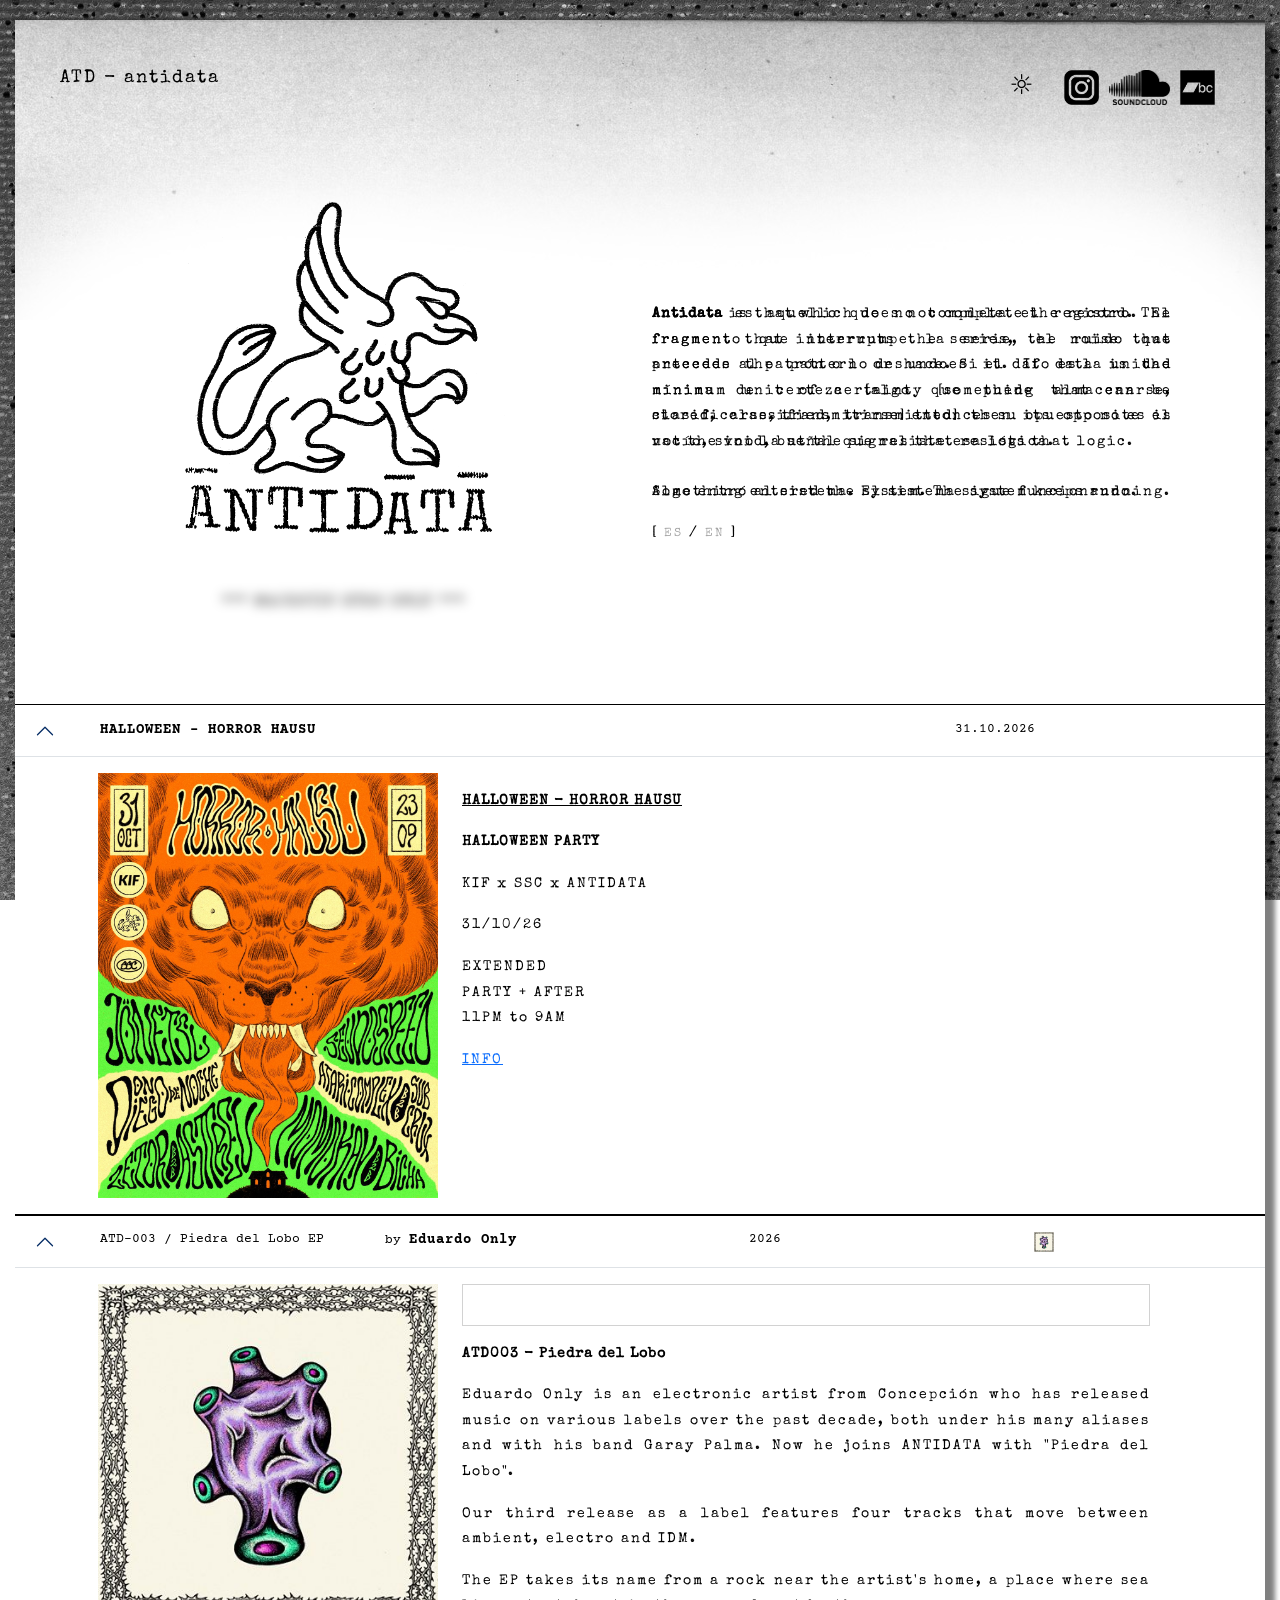
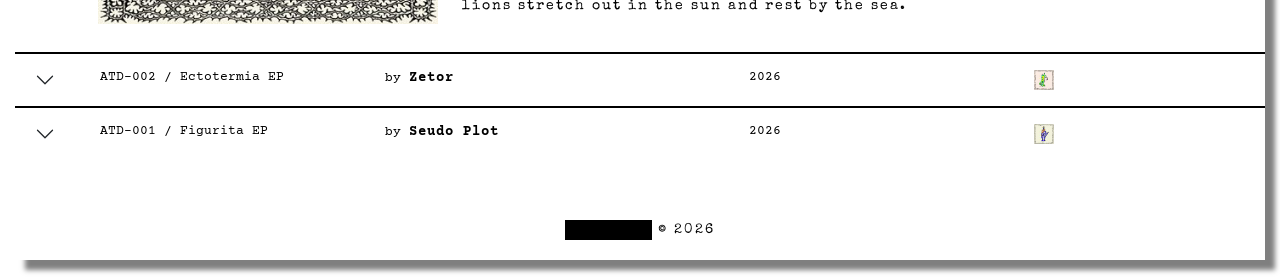
<file: index.html>
<!DOCTYPE html>
<html lang="es">
<head>
    <meta charset="UTF-8">
    <meta http-equiv="X-UA-Compatible" content="IE=edge">
    <meta name="viewport" content="width=device-width, initial-scale=1.0">
    <link rel="preconnect" href="https://fonts.googleapis.com">
    <link rel="preconnect" href="https://fonts.gstatic.com" crossorigin>
    <link href="https://fonts.googleapis.com/css2?family=Courier+Prime:ital,wght@0,400;0,700;1,400;1,700&display=swap" rel="stylesheet">
    <link href="https://fonts.googleapis.com/css2?family=Special+Elite&display=swap" rel="stylesheet"> 
    <link href="https://cdn.jsdelivr.net/npm/bootstrap@5.2.2/dist/css/bootstrap.min.css" rel="stylesheet" integrity="sha384-Zenh87qX5JnK2Jl0vWa8Ck2rdkQ2Bzep5IDxbcnCeuOxjzrPF/et3URy9Bv1WTRi" crossorigin="anonymous">
    <script defer src="https://cdn.jsdelivr.net/npm/bootstrap@5.2.2/dist/js/bootstrap.bundle.min.js" integrity="sha384-OERcA2EqjJCMA+/3y+gxIOqMEjwtxJY7qPCqsdltbNJuaOe923+mo//f6V8Qbsw3" crossorigin="anonymous"></script>
    <link rel="stylesheet" href="style.css">
    <script>
        // Aplica el tema guardado antes de pintar la página (evita parpadeo)
        try {
            const modoGuardado = window.localStorage.getItem('color-mode');
            if (modoGuardado) document.documentElement.setAttribute('data-force-color-mode', modoGuardado);
        } catch (e) {}
    </script>
    <script>
        // Idioma antes de pintar la página (evita parpadeo): el elegido antes con el
        // selector ES / EN o, si no hay, el primero de la lista de idiomas del navegador
        // que sea español o inglés. Si no aparece ninguno de los dos, inglés.
        (function () {
            var lista = navigator.languages && navigator.languages.length ? navigator.languages : [navigator.language || ''];
            var idiomaNavegador = 'en';
            for (var i = 0; i < lista.length; i++) {
                var base = String(lista[i]).toLowerCase().split('-')[0];
                if (base === 'es' || base === 'en') { idiomaNavegador = base; break; }
            }
            var idioma = null;
            try { idioma = window.localStorage.getItem('idioma'); } catch (e) {}
            if (idioma !== 'es' && idioma !== 'en') idioma = idiomaNavegador;
            var html = document.documentElement;
            html.setAttribute('data-idioma-navegador', idiomaNavegador);
            html.setAttribute('lang', idioma);
            if (idioma === 'en') html.classList.add('en-primero');
        })();
    </script>
    <title>antidata</title>
</head>

<body>
    <div class="pagina">
        <div class="contenido">

            <!-- TITULO Y ENLACES -->
            
            <div class="row">
                <div class="cabecera">
                    <span>
                        <h1>ATD - antidata</h1>
                        <span class="icons">
                            <a target="_blank" href="https://antidatalabel.bandcamp.com/"><img class="ico" alt="icono bandcamp" src="./img/bc-ico.png" /></a>
                            <a target="_blank" href="https://soundcloud.com/antidatalabel"><img class="ico" alt="icono soundcloud" src="./img/sc-ico.png" /></a>
                            <a target="_blank" href="https://www.instagram.com/antidata.id/"><img class="ico" alt="icono instagram" src="./img/ig-ico.png" /></a>                                                     
                        </span>
                        <span class="lightswitch">
                            <input type="checkbox" id="toggle-darkmode" />
                            <label for="toggle-darkmode">
                                <span>Toggle Light/Dark Mode</span>
                            </label>
                        </span>  
                    </span>
                </div>

                

            </div>

            <!-- SECCION PRINCIPAL -->

            <div class="row mt-5">

                <!-- COLUMNA #1: LOGO-->

                <div class="col-12 col-xl-6">
                    <img alt="logo antidata" class="logo" src="./img/antidata-logo.png">
                    <p class="centrado blurred">*** MAJESTIC EYES ONLY ***</p>
                </div>

                <!-- COLUMNA #2: TEXTO -->

                <div class="col-12 col-xl-6">
                    <br><br><br><br><br>
                    <div class="manifiesto">
						<div class="manifiesto-texto" lang="es">
							<p class="mt-4 pe-xl-5"><span class="destacado"> Antidata </span>es aquello que no completa el registro. El fragmento que interrumpe la serie, el ruido que antecede al patrón o lo deshace. Si el dato es la unidad mínima de certeza [algo que puede almacenarse, clasificarse, transmitirse] entonces su opuesto no es el vacío, sino la señal que resiste esa lógica. </p>
							<p class="mt-4 pe-xl-5">Algo entró al sistema. El sistema sigue funcionando.</p>
						</div>
						<div class="manifiesto-texto manifiesto-en" lang="en">
							<p class="mt-4 pe-xl-5"><span class="destacado"> Antidata </span>is that which does not complete the record. The fragment that interrupts the series, the noise that precedes the pattern or undoes it. If data is the minimum unit of certainty [something that can be stored, classified, transmitted] then its opposite is not the void, but the signal that resists that logic. </p>
							<p class="mt-4 pe-xl-5">Something entered the system. The system keeps running.</p>
						</div>
					</div>
					<p class="manifiesto-idiomas pe-xl-5">[ <button type="button" class="idioma-es" data-idioma="es" lang="es" aria-label="Ver en español">ES</button> / <button type="button" class="idioma-en" data-idioma="en" lang="en" aria-label="Show in English">EN</button> ]</p>
                </div>
            </div>
        </div>

        <br />

        <!-- ACORDEÓN DE TRACKS Y NOTICIAS -->

        <!-- Las noticias se cargan desde data/news.json (noticias.js). No se escriben aquí:
             se crean, editan y borran desde el admin. -->
        <div class="accordion accordion-flush mt-5 noticias-cargando" id="accordion" data-noticias="data/news.json">
            <noscript>
                <p class="centrado">Las noticias necesitan JavaScript. Escúchanos en <a href="https://antidatalabel.bandcamp.com/">Bandcamp</a>.</p>
                <p class="centrado" lang="en">News require JavaScript. Listen to us on <a href="https://antidatalabel.bandcamp.com/">Bandcamp</a>.</p>
            </noscript>
        </div>

        <!-- FOOTER - TEXTO FINAL -->

        <div class="footer-parent">
            <p class="footer"><span class="redacted">ANTIDATA</span> © 2026</p>
        </div>
        
    </div>
    <script type="text/javascript" src="./noticias.js"></script>
    <script type="text/javascript" src="./index.js"></script>

</body>
</html>
</file>
<file: style.css>
/* Botón Lig h/ Dark Toggle */
#toggle-darkmode {
    display: none;
}
#toggle-darkmode + label > span {
    position: absolute;
    overflow: hidden;
    clip: rect(0 0 0 0);
    height: 1px;
    width: 1px;
    margin: -1px;
    padding: 0;
    border: 0;
}
#toggle-darkmode + label:after {
    font-size: 1.7em;
    content: "☼";
    cursor: pointer;
    color: var(--color-fuente)
}
#toggle-darkmode:checked + label:after {
    content: "☾";
}

/* Light Mode */
:root,
:root[data-force-color-mode="light"] {
  color-scheme: light dark;
    --fondo-pagina: white;
    --body-bg-filter: invert(100%);
    --fuente: 'Special Elite', monospace;
    --fuente-2: 'Courier Prime', monospace;
    --color-fuente: black;
    --image-blend: multiply;
    --image-filter: none;
    --bg-image: url(./img/scan-texture.jpg);
    --chevron-filter: none;
}

/* Dark Mode */
@media (prefers-color-scheme: dark) {
    :root {
        --fondo-pagina: black;
        --body-bg-filter: none;
        --fuente: 'Special Elite', monospace;
        --fuente-2: 'Courier Prime', monospace;
        --color-fuente: white;
        --image-blend: normal;
        --image-filter: invert(100%);
        --bg-image: url(./img/scan-texture-bl.jpg);
        --chevron-filter: brightness(0) invert(100%);
    }
  }
  :root[data-force-color-mode="dark"] {
        --fondo-pagina: black;
        --body-bg-filter: none;
        --fuente: 'Special Elite', monospace;
        --fuente-2: 'Courier Prime', monospace;
        --color-fuente: white;
        --image-blend: normal;
        --image-filter: invert(100%);
        --bg-image: url(./img/scan-texture-bl.jpg);
        --chevron-filter: brightness(0) invert(100%);
  }

/* Web */

* {
    padding: 0;
    margin: 0;
}

*:focus {
    box-shadow: none !important;
    outline: none !important;
    border: none !important;
} 

/* overflow-x: hidden es el respaldo para navegadores sin soporte de clip (Safari < 16) */
html {
    overflow-x: hidden;
    overflow-x: clip;
}

body {
    padding: 20px 0;
    position: relative;
    overflow-x: hidden;
    overflow-x: clip;
}

body::before {
    content: '';
    position: fixed;
    top: 0;
    left: 0;
    width: 100%;
    height: 100%;
    background-image: url(./img/bkgrnd.jpg);
    background-size: cover;
    background-position: center;
    filter: var(--body-bg-filter);
    opacity: 1;
    z-index: -1;
}

.pagina {
    background-color: var(--fondo-pagina);
    background-image: var(--bg-image);
    background-position: top;
    background-repeat: no-repeat;
    background-size: 100%;
    background-blend-mode: var(--image-blend);
    max-width: 1250px;
    min-width: 380px;
    min-height: 1550px;
    margin: auto;
    box-shadow: 10px 10px 5px rgba(0,0,0,0.5);
    position: relative;
    padding-bottom: 100px;
}

/* Hoja girada solo cuando sobra espacio a los lados (1250px de hoja + ~75px por
   lado). Al girar una página tan alta, sus extremos se desplazan hacia los costados;
   en pantallas más angostas (tablets, laptops chicas) quedaban cortados */
@media (min-width: 1400px) {
    .pagina {
        transform: rotateZ(2deg);
    }
}

.contenido {
    padding: 45px 45px 0 45px;
}

h1 {
    text-align: left;
    display: inline-block;
    font-family: var(--fuente);
    font-weight: 400;
    font-size: 1.15rem;
    letter-spacing: 2px;
    color: var(--color-fuente);
}

.logo {
    width: 450px;
    max-width: 100%;
    display: block;
    margin: auto;
    padding: 25px;
    pointer-events: none;
    filter: var(--image-filter);
}

p {
    text-align: justify;
    font-family: var(--fuente);
    font-weight: 400;
    font-size: .9rem;
    line-height: 1.6rem;
    letter-spacing: 2px;
    color: var(--color-fuente);
}

.blurred {
    filter: blur(6px);
}

.redacted {
    background-color: var(--color-fuente);
    color: var(--color-fuente);
    padding: 3px;
    -webkit-user-select: none;
    user-select: none;
    cursor: none;
}

.centrado {
    text-align: center;
}

.accordion-item {
    border-color: var(--color-fuente) !important;
    border-top: 1px solid var(--color-fuente) !important;
}

.accordion-button {
    background-color: var(--fondo-pagina) !important;
    color: var(--color-fuente) !important;
    font-family: var(--fuente-2);
    font-weight: 400;
    font-size: .8rem;
}

/* Chevron a la izquierda del encabezado */
.accordion-button::after {
    order: -1;
    margin-left: 0;
    margin-right: 1rem;
    filter: var(--chevron-filter);
}

.accordion-body {
    background-color: var(--fondo-pagina) !important;
}

/* Desktop: año y miniatura de portada desplazados dentro de su columna.
   El padding en % se calcula sobre el ancho de la fila, así que escala con la pantalla */
@media (min-width: 769px) {
    .accordion-button .col-3:nth-child(n+3) {
        padding-left: 8%;
    }
}

.cabecera {
    width: 100%;
}

.ico {
    height: 35px;
    margin: 5px;
    float: right;
    filter: var(--image-filter);
}

.lightswitch {
    float: right;
    margin-right: 25px;
}

.icons {
    width: 100%;
}

.arte-header {
    width: 20px;
}

.arte-body {
    width: 350px;
    max-width: 100%;
    height: auto;
}

/* Desde 1200px la portada va al lado del texto: se separa del borde izquierdo y,
   si la columna no alcanza, se achica en vez de desbordarse hacia el texto */
@media (min-width: 1200px) {
    .arte-body {
        margin-left: 1rem;
        max-width: calc(100% - 1rem);
    }
}

/* Bajo 1200px la portada va sobre el reproductor: mismo ancho que él */
@media (max-width: 1199.98px) {
    .arte-body {
        width: 100%;
    }
}

/* Título de una noticia general: mismo aspecto que el subtítulo de un lanzamiento,
   subrayado cuando lleva al enlace */
.titulo-noticia a {
    color: inherit;
}

.footer {
    text-align: center;
}

.footer-parent {
    position: absolute;
    bottom: 0;
    left: 50%;
    transform: translate(-50%, 0);
}

.destacado {
    font-weight: bolder;
    font-size: .9rem;
    letter-spacing: 1px;
}

.iframe {
    position: absolute;
    top: -1px;
    left: -1px;
    border: 0;
    width: calc(100% + 2px);
    height: 42px;
    /* Evita que el navegador pinte un fondo blanco opaco en el iframe en modo oscuro */
    color-scheme: light;
}

/* Contenedor del reproductor de Bandcamp. Bandcamp dibuja su caja con un máximo
   de 700px (fondo blanco y borde 1px #d2d2d2); este bloque imita esa caja con el
   ancho completo del texto, para que el reproductor parezca alineado con él */
.reproductor {
    position: relative;
    width: 100%;
    height: 42px;
    background-color: #fff;
    border: 1px solid #d2d2d2;
    overflow: hidden;
}

/* Tapa el borde derecho que Bandcamp dibuja en el píxel 700 del reproductor.
   Es una franja ancha (entre el logo "bc", que termina en el píxel 678, y más allá
   del borde) para que no dependa del redondeo de cada navegador o escalado.
   Si la columna mide 700px o menos, queda fuera del bloque y no se ve */
.reproductor::after {
    content: '';
    position: absolute;
    top: 0;
    bottom: 0;
    left: 683px;
    width: 32px;
    background-color: #fff;
    pointer-events: none;
}

/* Mismo margen derecho que el texto de la noticia (.pe-xl-5 = 3rem desde xl) */
@media (min-width: 1200px) {
    .reproductor {
        width: calc(100% - 3rem);
    }
}

/* ===== Mobile ===== */
@media (max-width: 768px) {
    .pagina {
        min-width: 0;
        transform: none;
    }
    .contenido {
        padding: 22px 22px 0 22px;
    }
    .cabecera {
        text-align: center;
    }
    h1 {
        display: block;
        text-align: center;
    }
    .icons {
        display: block;
        text-align: center;
        margin-top: 10px;
    }
    .ico {
        float: none;
        margin: 5px 6px;
    }
    .lightswitch {
        position: absolute;
        top: 18px;
        right: 22px;
        margin-right: 0;
    }
    /* Barras del acordeón: sin miniatura de portada y texto centrado verticalmente */
    .accordion-button .row {
        align-items: center;
    }
    /* La miniatura es siempre la última columna (sin :has(), para navegadores antiguos) */
    .accordion-button .row > .col-3:last-child {
        display: none;
    }
    .accordion-button .col-3 {
        flex: 1 0 0%;
        width: auto;
    }
}

/* MANIFIESTO BILINGÜE: rota entre español e inglés */

.manifiesto {
    display: grid;
}

.manifiesto-texto {
    grid-area: 1 / 1;
    animation: manifiesto-rotar 28s infinite;
}

.manifiesto-en {
    animation-delay: -14s;
}

@keyframes manifiesto-rotar {
    0%     { opacity: 0; visibility: visible; }
    3.57%  { opacity: 1; }
    46.43% { opacity: 1; }
    50%    { opacity: 0; visibility: hidden; }
    100%   { opacity: 0; visibility: hidden; }
}

.manifiesto-idiomas button {
    opacity: 0.35;
    animation: idioma-activo 28s infinite;
	font-size: 0.8em;
    /* Botones con el mismo aspecto que el texto */
    -webkit-appearance: none;
    appearance: none;
    background: none;
    border: 0;
    border-radius: 0;
    padding: 0;
    /* Sin el resaltado gris que muestran los celulares al tocar */
    -webkit-tap-highlight-color: transparent;
    font-family: inherit;
    letter-spacing: inherit;
    color: inherit;
    cursor: pointer;
}

.manifiesto-idiomas .idioma-en {
    animation-delay: -14s;
}

@keyframes idioma-activo {
    0%     { opacity: 0.35; }
    3.57%  { opacity: 1; }
    46.43% { opacity: 1; }
    50%    { opacity: 0.35; }
    100%   { opacity: 0.35; }
}
.en-primero .manifiesto-texto,
.en-primero .idioma-es {
    animation-delay: -14s;
}

.en-primero .manifiesto-en,
.en-primero .idioma-en {
    animation-delay: 0s;
}

/* Alto reservado mientras se cargan las noticias desde data/news.json,
   para que la página no salte cuando aparecen */
.noticias-cargando {
    min-height: 100vh;
}

/* Paginación de noticias: solo aparece si hay más de una página */
.paginacion {
    display: flex;
    justify-content: center;
    align-items: center;
    flex-wrap: wrap;
    gap: 0.25rem;
    margin-top: 1rem;
    font-family: var(--fuente-2);
    font-size: 0.9rem;
}

.paginacion button {
    -webkit-appearance: none;
    appearance: none;
    background: none;
    border: 0;
    border-radius: 0;
    -webkit-tap-highlight-color: transparent;
    /* Área de toque cómoda en el celular */
    min-width: 2.75rem;
    min-height: 2.75rem;
    padding: 0 0.5rem;
    font: inherit;
    letter-spacing: 2px;
    color: var(--color-fuente);
    opacity: 0.5;
    cursor: pointer;
}

.paginacion button[aria-current="page"] {
    opacity: 1;
    font-weight: 700;
    text-decoration: underline;
}

.paginacion button:disabled {
    opacity: 0.15;
    cursor: default;
}

/* Foco visible al navegar con teclado (la regla global *:focus lo quita) */
.paginacion button:focus-visible,
.manifiesto-idiomas button:focus-visible {
    outline: 1px dashed var(--color-fuente) !important;
    outline-offset: 2px;
}

/* NOTICIAS BILINGÜES: se muestra solo el idioma activo, el del navegador o el
   elegido con el selector ES / EN del manifiesto (que cambia la clase en-primero) */
.noticia-texto[lang="en"],
.en-primero .noticia-texto[lang="es"] {
    display: none;
}

.en-primero .noticia-texto[lang="en"] {
    display: block;
}

/* Movimiento reducido: sin animación. Se muestra un solo idioma, el del navegador
   o el elegido con los botones ES/EN (que cambian la clase en-primero) */
@media (prefers-reduced-motion: reduce) {
    .manifiesto-texto,
    .manifiesto-idiomas button {
        animation: none;
    }
    .manifiesto-en,
    .en-primero .manifiesto-texto[lang="es"] {
        visibility: hidden;
    }
    .en-primero .manifiesto-en {
        visibility: visible;
    }
    .manifiesto-idiomas .idioma-es,
    .en-primero .manifiesto-idiomas .idioma-en {
        opacity: 1;
    }
    .en-primero .manifiesto-idiomas .idioma-es {
        opacity: 0.35;
    }
}
</file>
